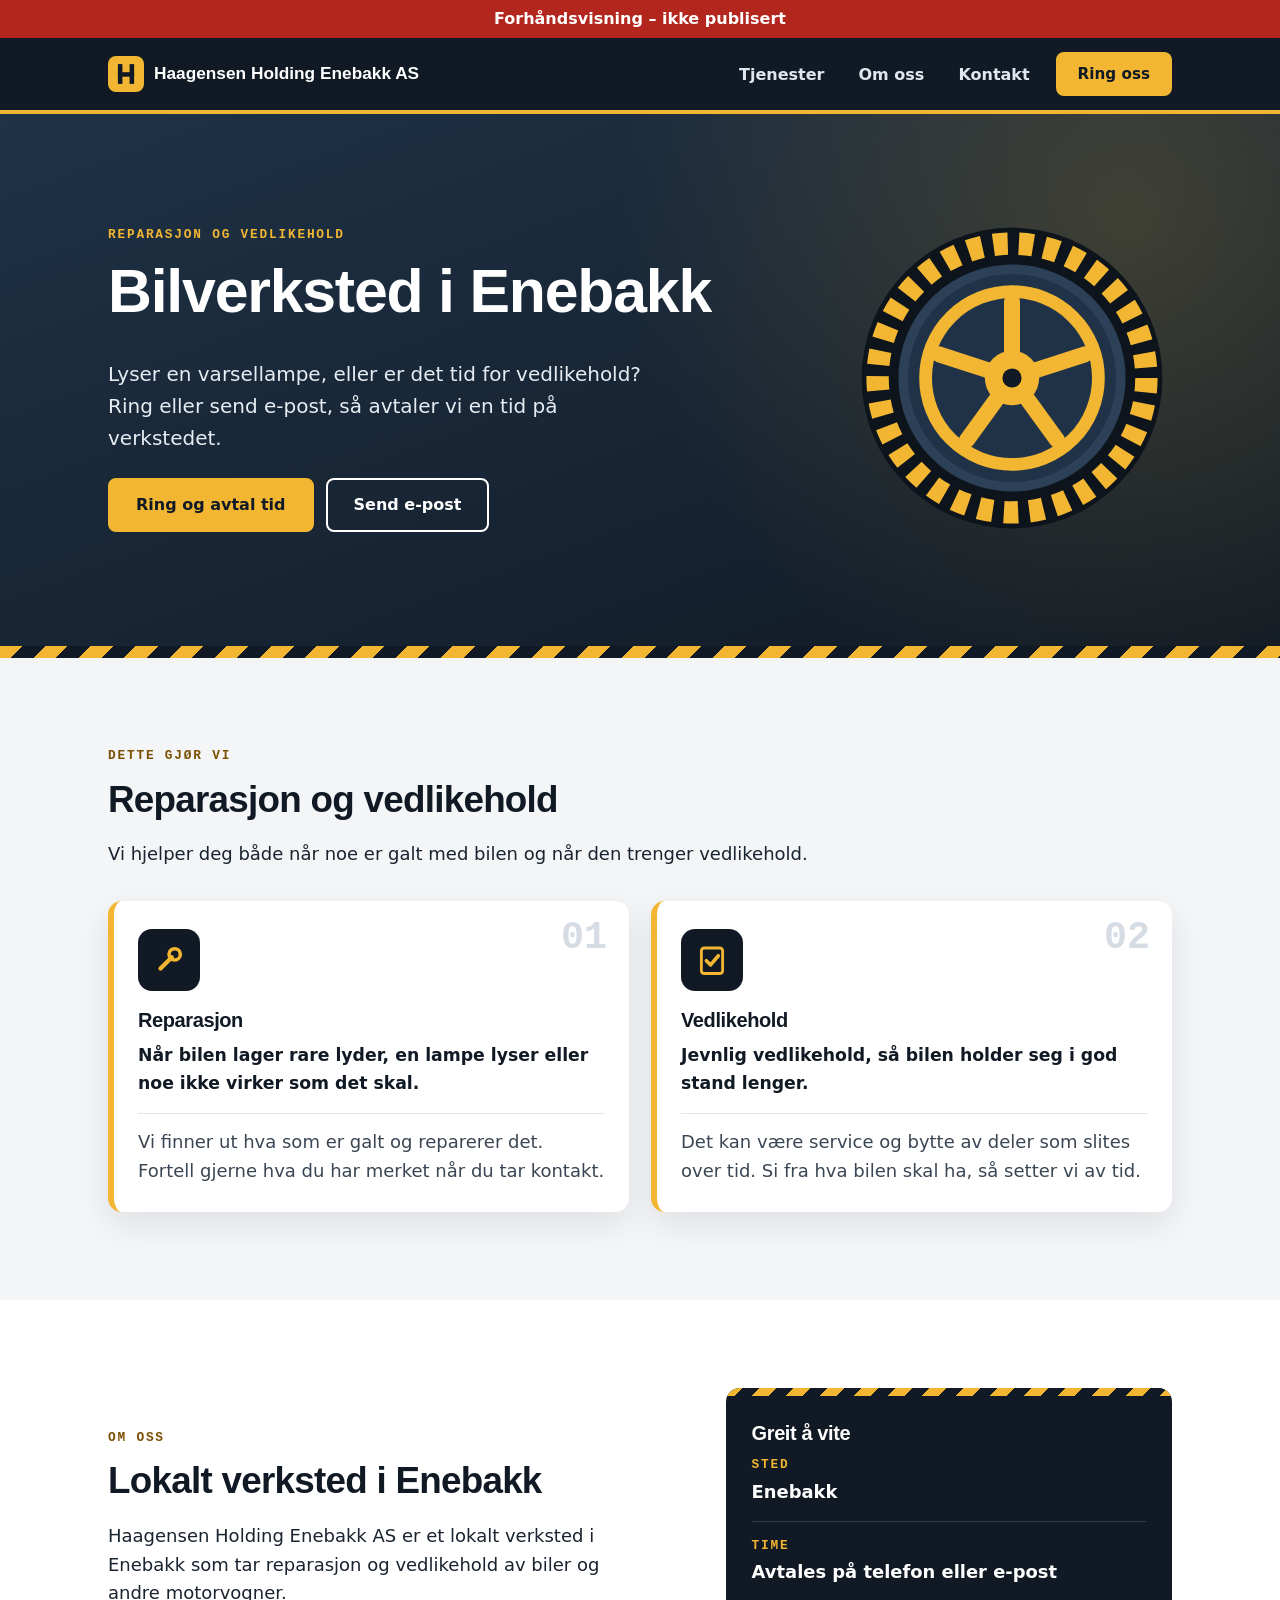
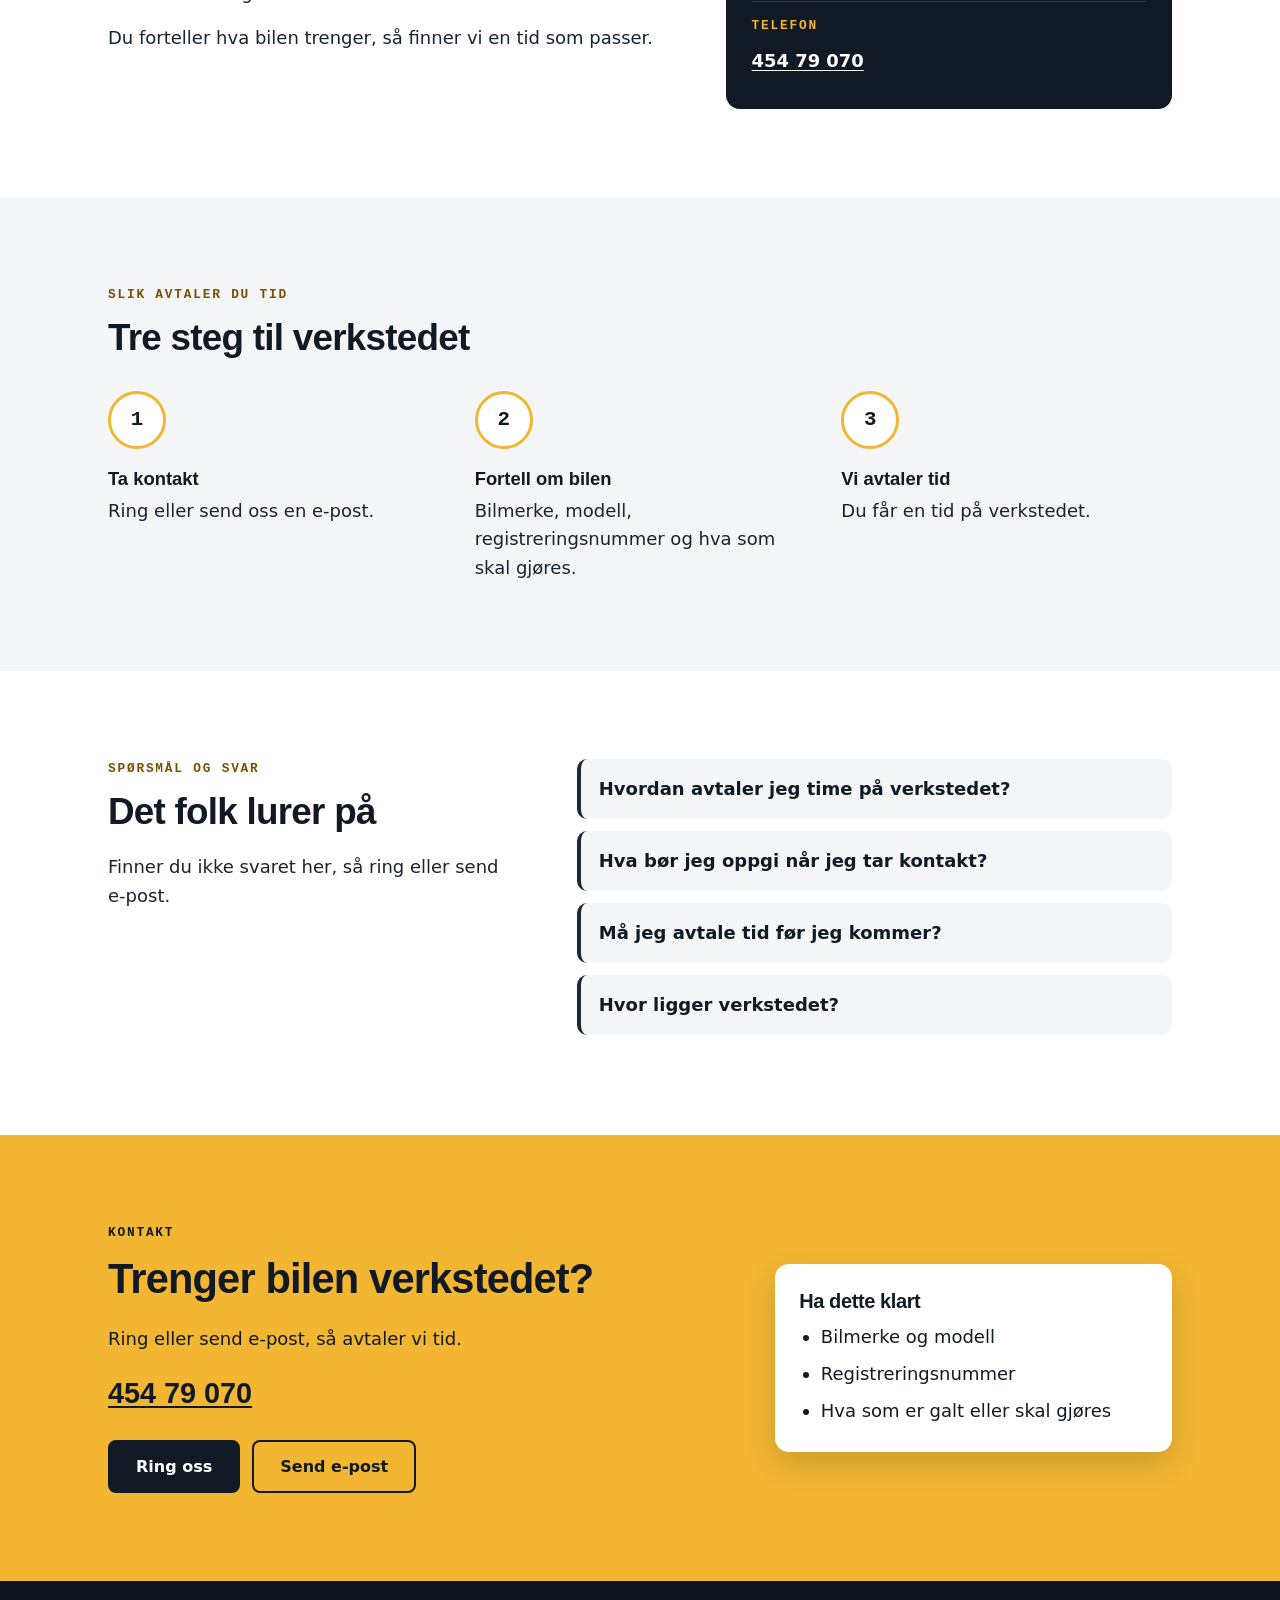
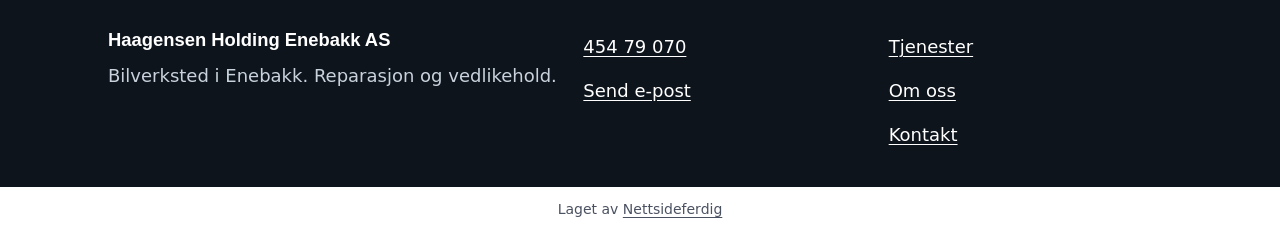
<file: index.html>
<!doctype html>
<html lang="nb">
<head>
<meta charset="utf-8">
<meta name="viewport" content="width=device-width, initial-scale=1">
<title>Bilverksted Enebakk – Haagensen Holding Enebakk AS</title>
<meta name="description" content="Bilverksted i Enebakk. Vi reparerer og vedlikeholder biler og andre motorvogner. Ta kontakt på telefon eller e-post for å avtale tid.">
<link rel="canonical" href="https://andersmathisen7-design.github.io/side-haagensen-holding-enebakk-as-47ea4298/">
<meta property="og:type" content="website">
<meta property="og:locale" content="nb_NO">
<meta property="og:site_name" content="Haagensen Holding Enebakk AS">
<meta property="og:title" content="Bilverksted Enebakk – Haagensen Holding Enebakk AS">
<meta property="og:description" content="Bilverksted i Enebakk. Vi reparerer og vedlikeholder biler og andre motorvogner. Ta kontakt på telefon eller e-post for å avtale tid.">
<meta property="og:url" content="https://andersmathisen7-design.github.io/side-haagensen-holding-enebakk-as-47ea4298/">
<meta http-equiv="Content-Security-Policy" content="default-src 'none'; style-src 'self'; img-src 'self'; manifest-src 'self'; worker-src 'self'; script-src 'self'">
<link rel="stylesheet" href="./style.css">
<meta name="theme-color" content="#1b2a3a">
<link rel="manifest" href="./manifest.webmanifest">
<link rel="icon" href="./icon.svg" type="image/svg+xml">
<script src="./pwa.js" defer></script>
<meta name="robots" content="noindex,nofollow">
<script type="application/ld+json">{"@context":"https://schema.org","@type":"AutoRepair","name":"Haagensen Holding Enebakk AS","description":"Bilverksted i Enebakk. Vi reparerer og vedlikeholder biler og andre motorvogner. Ta kontakt på telefon eller e-post for å avtale tid.","email":"post@haagensen-holding.no","areaServed":"Enebakk","url":"https://andersmathisen7-design.github.io/side-haagensen-holding-enebakk-as-47ea4298","telephone":"454 79 070"}</script>
</head>
<body>
<div class="forhandsstripe">Forhåndsvisning – ikke publisert</div>
<header class="topp"><div class="in"><a class="logo" href="./"><svg class="merke" viewBox="0 0 40 40" aria-hidden="true"><rect width="40" height="40" rx="9" fill="#f2b632"/><rect x="11" y="9" width="5" height="22" fill="#111a24"/><rect x="24" y="9" width="5" height="22" fill="#111a24"/><rect x="11" y="18" width="18" height="5" fill="#111a24"/></svg><span>Haagensen Holding Enebakk AS</span></a><a class="ring" href="tel:45479070">Ring oss</a><nav aria-label="Hovedmeny"><ul><li><a href="./#tjenester">Tjenester</a></li><li><a href="./#om-oss">Om oss</a></li><li><a href="./#kontakt">Kontakt</a></li></ul></nav></div></header>
<main>
<section class="hero"><div class="in"><div class="hero-tekst"><p class="over">Reparasjon og vedlikehold</p><h1>Bilverksted i Enebakk</h1><p class="ingress">Lyser en varsellampe, eller er det tid for vedlikehold? Ring eller send e-post, så avtaler vi en tid på verkstedet.</p><div class="knapper"><a class="knapp" href="tel:45479070">Ring og avtal tid</a><a class="knapp lys" href="mailto:post@haagensen-holding.no">Send e-post</a></div></div><svg class="hero-dekor" viewBox="0 0 200 200" aria-hidden="true"><circle cx="100" cy="100" r="94" fill="#0d141c"/><circle cx="100" cy="100" r="84" fill="none" stroke="#f2b632" stroke-width="14" stroke-dasharray="9 7"/><circle cx="100" cy="100" r="68" fill="#1f3247" stroke="#2c4058" stroke-width="6"/><circle cx="100" cy="100" r="54" fill="none" stroke="#f2b632" stroke-width="8"/><g stroke="#f2b632" stroke-width="10" stroke-linecap="round"><line x1="100" y1="100" x2="100" y2="52"/><line x1="100" y1="100" x2="145.6" y2="85.2"/><line x1="100" y1="100" x2="128.2" y2="138.8"/><line x1="100" y1="100" x2="71.8" y2="138.8"/><line x1="100" y1="100" x2="54.4" y2="85.2"/></g><circle cx="100" cy="100" r="17" fill="#f2b632"/><circle cx="100" cy="100" r="6" fill="#111a24"/></svg></div></section><section id="tjenester"><div class="in"><p class="over">Dette gjør vi</p><h2>Reparasjon og vedlikehold</h2><p>Vi hjelper deg både når noe er galt med bilen og når den trenger vedlikehold.</p><div class="kort-rutenett"><article class="tjeneste"><span class="nr" aria-hidden="true">01</span><div class="ikon" aria-hidden="true"><svg viewBox="0 0 48 48"><line x1="12" y1="36" x2="28" y2="20" stroke="currentColor" stroke-width="6" stroke-linecap="round"/><circle cx="32" cy="16" r="8" fill="none" stroke="currentColor" stroke-width="5"/></svg></div><h3>Reparasjon</h3><p class="kort">Når bilen lager rare lyder, en lampe lyser eller noe ikke virker som det skal.</p><p class="inngar">Vi finner ut hva som er galt og reparerer det. Fortell gjerne hva du har merket når du tar kontakt.</p></article><article class="tjeneste"><span class="nr" aria-hidden="true">02</span><div class="ikon" aria-hidden="true"><svg viewBox="0 0 48 48"><rect x="9" y="7" width="30" height="36" rx="4" fill="none" stroke="currentColor" stroke-width="4"/><polyline points="16,25 22,31 33,18" fill="none" stroke="currentColor" stroke-width="5" stroke-linecap="round" stroke-linejoin="round"/></svg></div><h3>Vedlikehold</h3><p class="kort">Jevnlig vedlikehold, så bilen holder seg i god stand lenger.</p><p class="inngar">Det kan være service og bytte av deler som slites over tid. Si fra hva bilen skal ha, så setter vi av tid.</p></article></div></div></section><section id="om-oss" class="hvit"><div class="in delt"><div><p class="over">Om oss</p><h2>Lokalt verksted i Enebakk</h2><p>Haagensen Holding Enebakk AS er et lokalt verksted i Enebakk som tar reparasjon og vedlikehold av biler og andre motorvogner.</p><p>Du forteller hva bilen trenger, så finner vi en tid som passer.</p></div><div class="skilt"><h3>Greit å vite</h3><dl><dt>Sted</dt><dd>Enebakk</dd><dt>Time</dt><dd>Avtales på telefon eller e-post</dd><dt>Telefon</dt><dd><a href="tel:45479070">454 79 070</a></dd></dl></div></div></section><section><div class="in"><p class="over">Slik avtaler du tid</p><h2>Tre steg til verkstedet</h2><ol class="steg"><li><span class="nr" aria-hidden="true">1</span><div><strong>Ta kontakt</strong><p>Ring eller send oss en e-post.</p></div></li><li><span class="nr" aria-hidden="true">2</span><div><strong>Fortell om bilen</strong><p>Bilmerke, modell, registreringsnummer og hva som skal gjøres.</p></div></li><li><span class="nr" aria-hidden="true">3</span><div><strong>Vi avtaler tid</strong><p>Du får en tid på verkstedet.</p></div></li></ol></div></section><section class="hvit faq"><div class="in delt"><div><p class="over">Spørsmål og svar</p><h2>Det folk lurer på</h2><p>Finner du ikke svaret her, så ring eller send e-post.</p></div><div><details><summary>Hvordan avtaler jeg time på verkstedet?</summary><p>Ring eller send oss en e-post og fortell hva bilen trenger, så avtaler vi tid.</p></details><details><summary>Hva bør jeg oppgi når jeg tar kontakt?</summary><p>Oppgi gjerne bilmerke, modell og registreringsnummer, og kort hva som er galt eller hva som skal gjøres.</p></details><details><summary>Må jeg avtale tid før jeg kommer?</summary><p>Ja, ta kontakt først, så finner vi en tid som passer for deg og verkstedet.</p></details><details><summary>Hvor ligger verkstedet?</summary><p>Verkstedet ligger i Enebakk.</p></details></div></div></section><section id="kontakt" class="kontaktband"><div class="in"><div><p class="over">Kontakt</p><h2>Trenger bilen verkstedet?</h2><p>Ring eller send e-post, så avtaler vi tid.</p><p class="tlf"><a href="tel:45479070">454 79 070</a></p><div class="knapper"><a class="knapp mork" href="tel:45479070">Ring oss</a><a class="knapp strek" href="mailto:post@haagensen-holding.no">Send e-post</a></div></div><div class="lapp"><h3>Ha dette klart</h3><ul><li>Bilmerke og modell</li><li>Registreringsnummer</li><li>Hva som er galt eller skal gjøres</li></ul></div></div></section>
</main>
<footer class="bunn"><div class="in"><div><p><strong>Haagensen Holding Enebakk AS</strong></p><p>Bilverksted i Enebakk. Reparasjon og vedlikehold.</p></div><ul><li><a href="tel:45479070">454 79 070</a></li><li><a href="mailto:post@haagensen-holding.no">Send e-post</a></li></ul><nav aria-label="Sider"><ul><li><a href="./#tjenester">Tjenester</a></li><li><a href="./#om-oss">Om oss</a></li><li><a href="./#kontakt">Kontakt</a></li></ul></nav></div></footer>
<p class="nf-byra">Laget av <a href="https://nettsideferdig.no/">Nettsideferdig</a></p>
</body>
</html>
</file>
<file: style.css>
/* Fast fra Sidefabrikken: bestillingswidgeten. */
:root { --nf-farge: #1b2a3a; }
#nf-bestill [hidden] { display: none !important; }
#nf-bestill button { font: inherit; padding: 0.5rem 0.9rem; margin: 0.2rem; border: 1px solid var(--nf-farge); border-radius: 6px; background: #fff; color: var(--nf-farge); cursor: pointer; }
#nf-bestill button:disabled { opacity: 0.6; }
#nf-bestill .nf-knapp { background: var(--nf-farge); color: #fff; }
#nf-bestill .nf-tjeneste { display: block; width: 100%; text-align: left; }
#nf-bestill .nf-tjeneste small, #nf-bestill .nf-vare small { display: block; color: #555; }
#nf-bestill .nf-felt { display: block; margin: 0.5rem 0; }
#nf-bestill input, #nf-bestill select, #nf-bestill textarea { font: inherit; padding: 0.4rem; border: 1px solid #c5cad3; border-radius: 4px; display: block; width: 100%; max-width: 24rem; }
#nf-bestill input[type="checkbox"], #nf-bestill input[type="radio"] { display: inline-block; width: auto; margin: 0 0.4rem 0 0; vertical-align: middle; }
#nf-bestill .nf-rad { display: flex; flex-wrap: wrap; gap: 0.5rem; }
#nf-bestill .nf-vare { padding: 0.4rem 0; border-bottom: 1px solid #e3e6eb; }
#nf-bestill .nf-feil, #nf-bestill .nf-utsolgt { color: #b3261e; }
#nf-bestill .nf-test { background: #fff4e5; padding: 0.4rem 0.8rem; border-radius: 6px; }
#nf-bestill .nf-oppsummering { font-weight: 600; }
#nf-bestill .nf-faner { display: flex; flex-wrap: wrap; gap: 0.25rem; margin: 0.5rem 0 1rem; }
#nf-bestill .nf-fane.nf-valgt, #nf-bestill .nf-dag.nf-valgt { background: var(--nf-farge); color: #fff; }
#nf-bestill .nf-adresse { position: relative; max-width: 24rem; }
#nf-bestill .nf-forslag { position: absolute; top: 100%; left: 0; right: 0; z-index: 10; max-height: 15rem; overflow-y: auto; background: #fff; border: 1px solid #c5cad3; border-radius: 4px; box-shadow: 0 4px 12px rgba(0, 0, 0, 0.15); }
#nf-bestill .nf-forslag button { display: block; width: 100%; margin: 0; border: 0; border-radius: 0; padding: 0.5rem 0.75rem; text-align: left; color: inherit; }
#nf-bestill .nf-forslag button:hover, #nf-bestill .nf-forslag button:focus { background: #f4f7fb; }
#nf-bestill .nf-dager { display: flex; flex-wrap: wrap; gap: 0.25rem; margin: 0.5rem 0; }
#nf-bestill .nf-dag.nf-full { text-decoration: line-through; color: #777; border-color: #c5cad3; }
#nf-bestill .nf-tillegg { margin: 0.5rem 0; }
#nf-bestill .nf-sporsmal { margin: 0.8rem 0; }
#nf-bestill .nf-hjelp { display: block; font-size: 0.875rem; color: #666; margin: 0.15rem 0 0.25rem; }
#nf-bestill .nf-sum { font-weight: 700; font-size: 1.15rem; }
#nf-bestill .nf-ja-nei { display: flex; gap: 1.5rem; margin-top: 0.25rem; }
.prisliste table { border-collapse: collapse; width: 100%; max-width: 36rem; }
.prisliste th, .prisliste td { text-align: left; padding: 0.4rem 0.6rem 0.4rem 0; border-bottom: 1px solid #e3e6eb; vertical-align: top; }
.prisliste td:last-child, .prisliste th:last-child { text-align: right; white-space: nowrap; padding-right: 0; }
.prisliste small { color: #555; }
.prisliste .prisinfo { font-size: 0.875rem; color: #555; }

main > section.melding, main > section.bestill { box-sizing: border-box; max-width: 42rem; margin: 0 auto; padding: 2.5rem 1.25rem 3.5rem; }
.nf-skjema .nf-felt { display: block; margin: 0.75rem 0; }
.nf-skjema label, .nf-skjema legend { display: block; font-weight: 600; }
.nf-skjema fieldset { border: 0; padding: 0; margin: 0.75rem 0; min-width: 0; }
.nf-skjema fieldset label { font-weight: 400; }
.nf-skjema input, .nf-skjema textarea { font: inherit; padding: 0.5rem; border: 1px solid #c5cad3; border-radius: 4px; display: block; width: 100%; max-width: 32rem; }
.nf-skjema input[type="radio"] { display: inline-block; width: auto; margin: 0 0.4rem 0 0; vertical-align: middle; }
.nf-skjema input:focus, .nf-skjema textarea:focus { outline: 2px solid var(--nf-farge); outline-offset: 1px; }
.nf-skjema button { font: inherit; font-weight: 600; border: 0; cursor: pointer; padding: 0.85rem 1.5rem; border-radius: 6px; background: var(--nf-farge); color: #fff; min-height: 44px; }
.nf-skjema .nf-info { font-size: 0.875rem; color: #555; }

/* Designet */
*{box-sizing:border-box}body{margin:0;font-family:system-ui,Segoe UI,Helvetica,Arial,sans-serif;font-size:17px;line-height:1.6;color:#1a2330;background:#f3f5f7}img{display:block;width:100%;height:auto}h1,h2,h3{font-family:Helvetica Neue,Helvetica,Arial,system-ui,sans-serif;font-weight:800;line-height:1.1;letter-spacing:-.02em;color:#111a24;margin:0 0 .55em}h1{font-size:2.5rem}h2{font-size:1.85rem}h3{font-size:1.25rem}p{margin:0 0 1rem;max-width:62ch}a{color:#1b2a3a;text-underline-offset:3px}a:focus-visible,summary:focus-visible{outline:3px solid #f2b632;outline-offset:3px}.in{width:100%;max-width:1120px;margin:0 auto;padding:0 18px}section{padding:60px 0}.hvit{background:#fff}.over{font-family:ui-monospace,SFMono-Regular,Menlo,Consolas,monospace;text-transform:uppercase;letter-spacing:.14em;font-size:.8rem;font-weight:700;color:#7a4f00;margin:0 0 .8rem}.topp{background:#111a24;color:#fff;border-bottom:4px solid #f2b632}.topp .in{display:flex;flex-wrap:wrap;align-items:center;justify-content:space-between;gap:0 12px;padding:8px 14px 2px}.logo{display:flex;align-items:center;gap:10px;min-height:48px;max-width:230px;color:#fff;text-decoration:none;font-family:Helvetica Neue,Helvetica,Arial,sans-serif;font-weight:800;font-size:.98rem;line-height:1.15}.merke{width:36px;height:36px;flex:none}.topp a.ring{display:inline-flex;align-items:center;justify-content:center;min-height:44px;padding:8px 16px;border-radius:8px;background:#f2b632;color:#111a24;font-weight:800;font-size:.95rem;text-decoration:none;white-space:nowrap}.topp a.ring:hover{background:#ffc94d}.topp nav{width:100%;margin-left:-8px}.topp nav ul{list-style:none;margin:0;padding:0;display:flex;flex-wrap:wrap;gap:0}.topp nav a{display:inline-flex;align-items:center;min-height:44px;padding:6px 8px;color:#dfe6ee;font-weight:600;font-size:.92rem;text-decoration:none}.topp nav a:hover{color:#fff;text-decoration:underline}.hero{position:relative;overflow:hidden;background-color:#1b2a3a;background-image:radial-gradient(circle at 88% 18%,rgba(242,182,50,.18) 0,rgba(242,182,50,0) 42%),linear-gradient(160deg,#1f3247 0%,#111a24 100%);color:#e6ecf2;padding:64px 0 84px}.hero::after{content:"";position:absolute;left:0;right:0;bottom:0;height:12px;background:repeating-linear-gradient(135deg,#f2b632 0 16px,#111a24 16px 32px)}.hero .in{position:relative;display:grid;grid-template-columns:1fr;gap:32px;align-items:center}.hero-tekst{position:relative;z-index:1}.hero h1{color:#fff;font-size:2.7rem}.hero .over{color:#f2b632}.hero .ingress{font-size:1.12rem;color:#e6ecf2;max-width:44ch}.hero-dekor{display:none}.knapper{display:flex;flex-wrap:wrap;gap:12px;margin-top:1.5rem}.knapp{display:inline-flex;align-items:center;justify-content:center;flex:1 1 200px;max-width:340px;min-height:52px;padding:12px 26px;border-radius:8px;border:2px solid #f2b632;background:#f2b632;color:#111a24;font-family:inherit;font-weight:800;font-size:1rem;text-decoration:none}.knapp:hover{background:#ffc94d;border-color:#ffc94d}.knapp.lys{background:transparent;color:#fff;border-color:#fff}.knapp.lys:hover{background:#fff;color:#111a24}.knapp.mork{background:#111a24;border-color:#111a24;color:#fff}.knapp.mork:hover{background:#1f3247;border-color:#1f3247}.knapp.strek{background:transparent;border-color:#111a24;color:#111a24}.knapp.strek:hover{background:#111a24;color:#fff}.kort-rutenett{display:grid;grid-template-columns:1fr;gap:22px;margin-top:2rem}.tjeneste{position:relative;background:#fff;border-radius:14px;padding:28px 24px 26px;border-left:6px solid #f2b632;box-shadow:0 12px 32px rgba(17,26,36,.09)}.tjeneste p:last-child{margin-bottom:0}.tjeneste .kort{font-size:1.08rem;font-weight:600;color:#111a24}.tjeneste .inngar{padding-top:14px;border-top:1px solid #e1e6ec;color:#3a4654}.ikon{display:flex;align-items:center;justify-content:center;width:62px;height:62px;margin-bottom:18px;border-radius:14px;background:#111a24;color:#f2b632}.ikon svg{width:34px;height:34px}.tjeneste .nr{position:absolute;right:22px;top:18px;font-family:ui-monospace,SFMono-Regular,Menlo,Consolas,monospace;font-size:2.4rem;font-weight:800;line-height:1;color:#d5dce4}.delt{display:grid;grid-template-columns:1fr;gap:30px;align-items:center}.skilt{position:relative;overflow:hidden;background:#111a24;color:#e6ecf2;border-radius:14px;padding:34px 26px 26px}.skilt::before{content:"";position:absolute;left:0;right:0;top:0;height:8px;background:repeating-linear-gradient(135deg,#f2b632 0 12px,#111a24 12px 24px)}.skilt h3{color:#fff}.skilt dl{margin:0}.skilt dt{font-family:ui-monospace,SFMono-Regular,Menlo,Consolas,monospace;text-transform:uppercase;letter-spacing:.14em;font-size:.8rem;font-weight:700;color:#f2b632}.skilt dd{margin:.15rem 0 0;padding-bottom:14px;margin-bottom:14px;border-bottom:1px solid rgba(255,255,255,.14);font-size:1.12rem;font-weight:700;color:#fff}.skilt dd:last-child{border-bottom:0;margin-bottom:0;padding-bottom:0}.skilt dd a{display:inline-flex;align-items:center;min-height:44px;color:#fff}.steg{list-style:none;margin:2rem 0 0;padding:0;display:grid;grid-template-columns:1fr;gap:22px;align-items:start}.steg li{display:grid;grid-template-columns:58px 1fr;gap:16px;align-items:start;align-content:start}.steg .nr{display:flex;align-items:center;justify-content:center;width:58px;height:58px;flex:none;border-radius:50%;border:3px solid #f2b632;background:#fff;font-family:ui-monospace,SFMono-Regular,Menlo,Consolas,monospace;font-weight:800;font-size:1.3rem;color:#111a24}.steg strong{display:block;margin:4px 0 2px;font-family:Helvetica Neue,Helvetica,Arial,sans-serif;font-size:1.15rem;line-height:1.3;color:#111a24}.steg p{margin:0}.faq details{background:#f3f5f7;border-radius:10px;padding:6px 18px;margin-bottom:12px;border-left:4px solid #1b2a3a}.faq summary{display:flex;align-items:center;min-height:48px;cursor:pointer;font-weight:700;color:#111a24}.faq details p{padding-bottom:8px}.faq .delt{align-items:start}.kontaktband{position:relative;background:#f2b632;color:#111a24}.kontaktband .in{display:grid;grid-template-columns:1fr;gap:30px;align-items:center}.kontaktband h2{font-size:2.1rem}.kontaktband .over{color:#111a24}.kontaktband a:focus-visible{outline-color:#111a24}.tlf{margin:0 0 .3rem;font-family:Helvetica Neue,Helvetica,Arial,system-ui,sans-serif;font-size:1.5rem;font-weight:800;letter-spacing:0}.tlf a{display:inline-flex;align-items:center;min-height:44px;color:#111a24}.lapp{background:#fff;border-radius:14px;padding:26px 24px;box-shadow:0 12px 30px rgba(17,26,36,.16)}.lapp ul{margin:0;padding:0 0 0 1.2em}.lapp li{margin-bottom:.5rem}.lapp li:last-child{margin-bottom:0}.bunn{background:#0d141c;color:#c9d2dc;padding:44px 0 30px}.bunn .in{display:grid;grid-template-columns:1fr;gap:22px}.bunn strong{font-family:Helvetica Neue,Helvetica,Arial,sans-serif;font-size:1.15rem;color:#fff}.bunn p{margin-bottom:.4rem}.bunn a{color:#fff}.bunn ul{list-style:none;margin:0;padding:0}.bunn li a,.bunn a.lenke{display:inline-flex;align-items:center;min-height:44px}@media(min-width:640px){.kort-rutenett{grid-template-columns:1fr 1fr}.bunn .in{grid-template-columns:1.4fr 1fr}}@media(min-width:900px){body{font-size:18px}.in{padding:0 28px}section{padding:88px 0}h1{font-size:3rem}h2{font-size:2.3rem}.topp .in{flex-wrap:nowrap;padding:12px 28px}.logo{max-width:none;font-size:1.08rem}.topp nav{order:2;width:auto;margin-left:auto}.topp nav ul{gap:6px}.topp nav a{padding:8px 14px;font-size:1rem}.topp a.ring{order:3;padding:8px 22px}.hero{padding:104px 0 120px}.hero .in{grid-template-columns:1.3fr .7fr;gap:48px}.hero h1{font-size:3.8rem}.hero .ingress{font-size:1.25rem}.hero-dekor{display:block;position:static;width:100%;height:auto;max-width:320px;justify-self:end}.knapp{flex:0 1 auto}.delt{grid-template-columns:1.1fr .9fr;gap:72px}.faq .delt{grid-template-columns:.8fr 1.2fr}.steg{grid-template-columns:repeat(3,1fr);gap:36px}.steg li{display:flex;flex-direction:column;align-items:flex-start;justify-content:flex-start;gap:0}.steg .nr{margin:0 0 18px}.steg strong{margin:0 0 6px}.kontaktband .in{grid-template-columns:1.2fr .8fr;gap:72px}.kontaktband h2{font-size:2.6rem}.tlf{font-size:1.8rem}.bunn .in{grid-template-columns:1.6fr 1fr 1fr}}

/* Fast fra Sidefabrikken */
.forhandsstripe { display: block !important; position: relative !important; z-index: 2147483647 !important; background: #b3261e !important; color: #fff !important; text-align: center !important; padding: 0.5rem 1rem !important; font: 600 1rem/1.4 system-ui, sans-serif !important; visibility: visible !important; opacity: 1 !important; max-height: none !important; height: auto !important; min-height: 0 !important; overflow: visible !important; margin: 0 !important; top: auto !important; left: auto !important; right: auto !important; bottom: auto !important; width: auto !important; transform: none !important; clip-path: none !important; filter: none !important; text-indent: 0 !important; font-size: 1rem !important; }
.nf-byra { display: block !important; position: static !important; inset: auto !important; z-index: auto !important; background: #fff !important; color: #4a5160 !important; text-align: center !important; padding: 0.75rem 1rem !important; margin: 0 !important; width: auto !important; max-width: none !important; height: auto !important; min-height: 0 !important; max-height: none !important; overflow: visible !important; visibility: visible !important; opacity: 1 !important; transform: none !important; clip-path: none !important; filter: none !important; font: 400 0.875rem/1.5 system-ui, sans-serif !important; letter-spacing: normal !important; text-indent: 0 !important; text-transform: none !important; }
.nf-byra a { display: inline !important; position: static !important; color: inherit !important; text-decoration: underline !important; font: inherit !important; visibility: visible !important; opacity: 1 !important; pointer-events: auto !important; }
.nf-felle { display: none !important; position: absolute !important; left: -10000px !important; width: 1px !important; height: 1px !important; overflow: hidden !important; }
</file>
